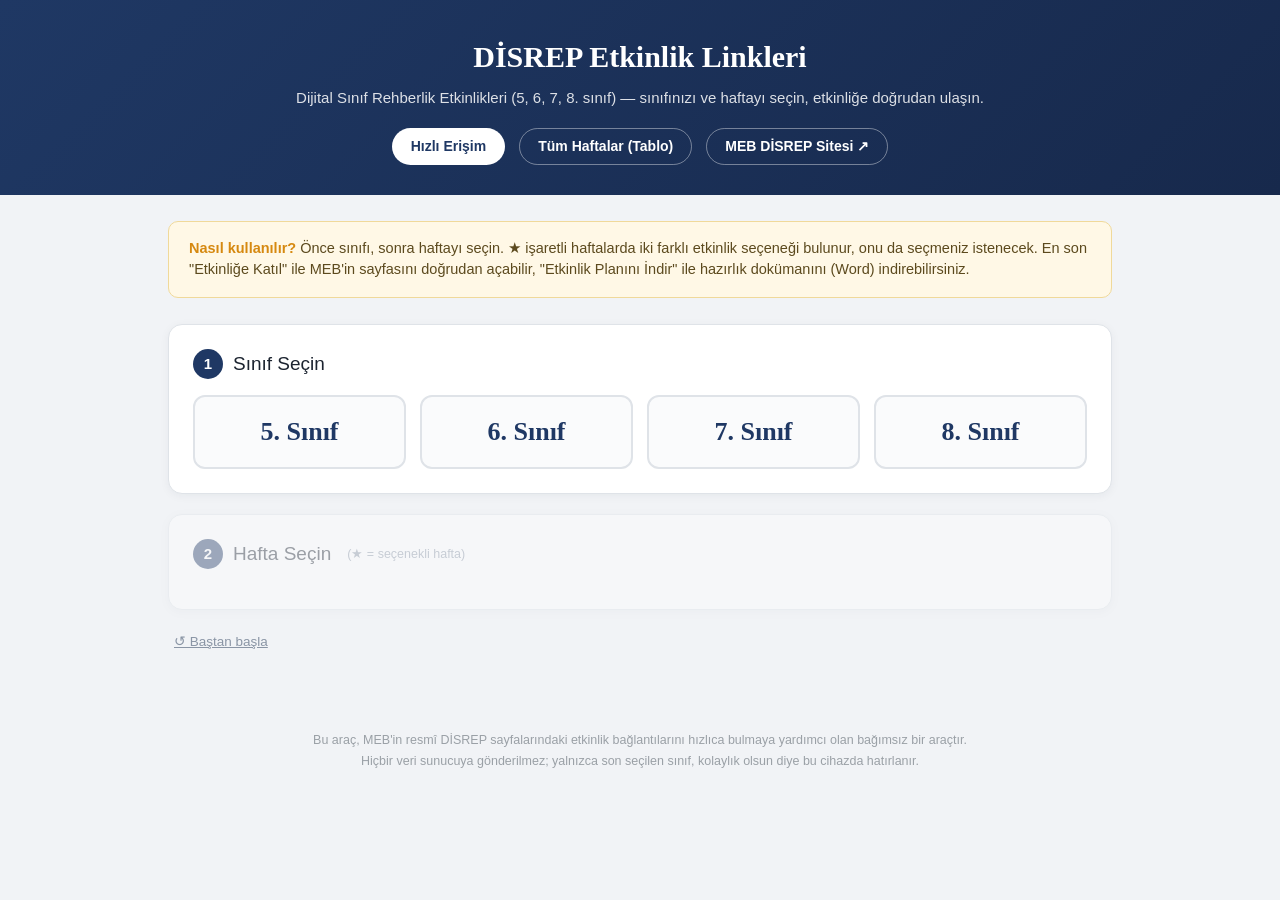
<file: index.html>
<!DOCTYPE html>
<html lang="tr">
<head>
<meta charset="UTF-8">
<meta name="viewport" content="width=device-width, initial-scale=1">
<title>DİSREP Etkinlik Linkleri — Sınıf Rehberlik Etkinlikleri</title>
<link rel="stylesheet" href="assets/style.css">
</head>
<body>

  <div class="hero">
    <h1>DİSREP Etkinlik Linkleri</h1>
    <p>Dijital Sınıf Rehberlik Etkinlikleri (5, 6, 7, 8. sınıf) — sınıfınızı ve haftayı seçin, etkinliğe doğrudan ulaşın.</p>
    <div class="nav-links">
      <a href="index.html" class="current">Hızlı Erişim</a>
      <a href="tablo.html">Tüm Haftalar (Tablo)</a>
      <a href="https://orgm.meb.gov.tr/disrep/ortaokuletkinlik.html" target="_blank" rel="noopener">MEB DİSREP Sitesi ↗</a>
    </div>
  </div>

  <div class="wrap">

    <div class="note-box">
      <b>Nasıl kullanılır?</b> Önce sınıfı, sonra haftayı seçin. ★ işaretli haftalarda iki farklı etkinlik seçeneği bulunur, onu da seçmeniz istenecek. En son "Etkinliğe Katıl" ile MEB'in sayfasını doğrudan açabilir, "Etkinlik Planını İndir" ile hazırlık dokümanını (Word) indirebilirsiniz.
    </div>

    <div class="step">
      <div class="step-title"><span class="step-num">1</span> Sınıf Seçin</div>
      <div class="big-btn-row">
        <button type="button" class="big-btn" data-sinif="5">5. Sınıf</button>
        <button type="button" class="big-btn" data-sinif="6">6. Sınıf</button>
        <button type="button" class="big-btn" data-sinif="7">7. Sınıf</button>
        <button type="button" class="big-btn" data-sinif="8">8. Sınıf</button>
      </div>
    </div>

    <div class="step disabled" id="stepHafta">
      <div class="step-title"><span class="step-num">2</span> Hafta Seçin <span style="font-size:12.5px; color:#8a95a5; font-weight:normal; margin-left:6px;">(★ = seçenekli hafta)</span></div>
      <div class="week-grid" id="weekGrid"></div>
    </div>

    <div class="step" id="stepSecenek" style="display:none;">
      <div class="step-title"><span class="step-num">3</span> Seçenek Belirleyin</div>
      <div class="option-row">
        <button type="button" class="option-btn" data-secenek="1">Seçenek 1</button>
        <button type="button" class="option-btn" data-secenek="2">Seçenek 2</button>
      </div>
    </div>

    <div class="step" id="stepSonuc" style="display:none; border-color:#bfe0c4;">
      <div class="result">
        <div class="result-label">Hazır</div>
        <div class="result-title" id="sonucBaslik"></div>
        <div class="result-date" id="sonucTarih"></div>
        <div class="result-actions">
          <a class="action-btn primary" id="linkOnline" target="_blank" rel="noopener"><span class="ico">🔗</span> Etkinliğe Katıl</a>
          <a class="action-btn secondary" id="linkDocx" target="_blank" rel="noopener"><span class="ico">📄</span> Etkinlik Planını İndir (Word)</a>
        </div>
      </div>
    </div>

    <button type="button" class="reset-link" id="resetBtn">↺ Baştan başla</button>

  </div>

  <footer class="site">
    Bu araç, MEB'in resmî DİSREP sayfalarındaki etkinlik bağlantılarını hızlıca bulmaya yardımcı olan bağımsız bir araçtır.<br>
    Hiçbir veri sunucuya gönderilmez; yalnızca son seçilen sınıf, kolaylık olsun diye bu cihazda hatırlanır.
  </footer>

<script src="assets/data.js"></script>
<script src="assets/app.js"></script>
</body>
</html>
</file>
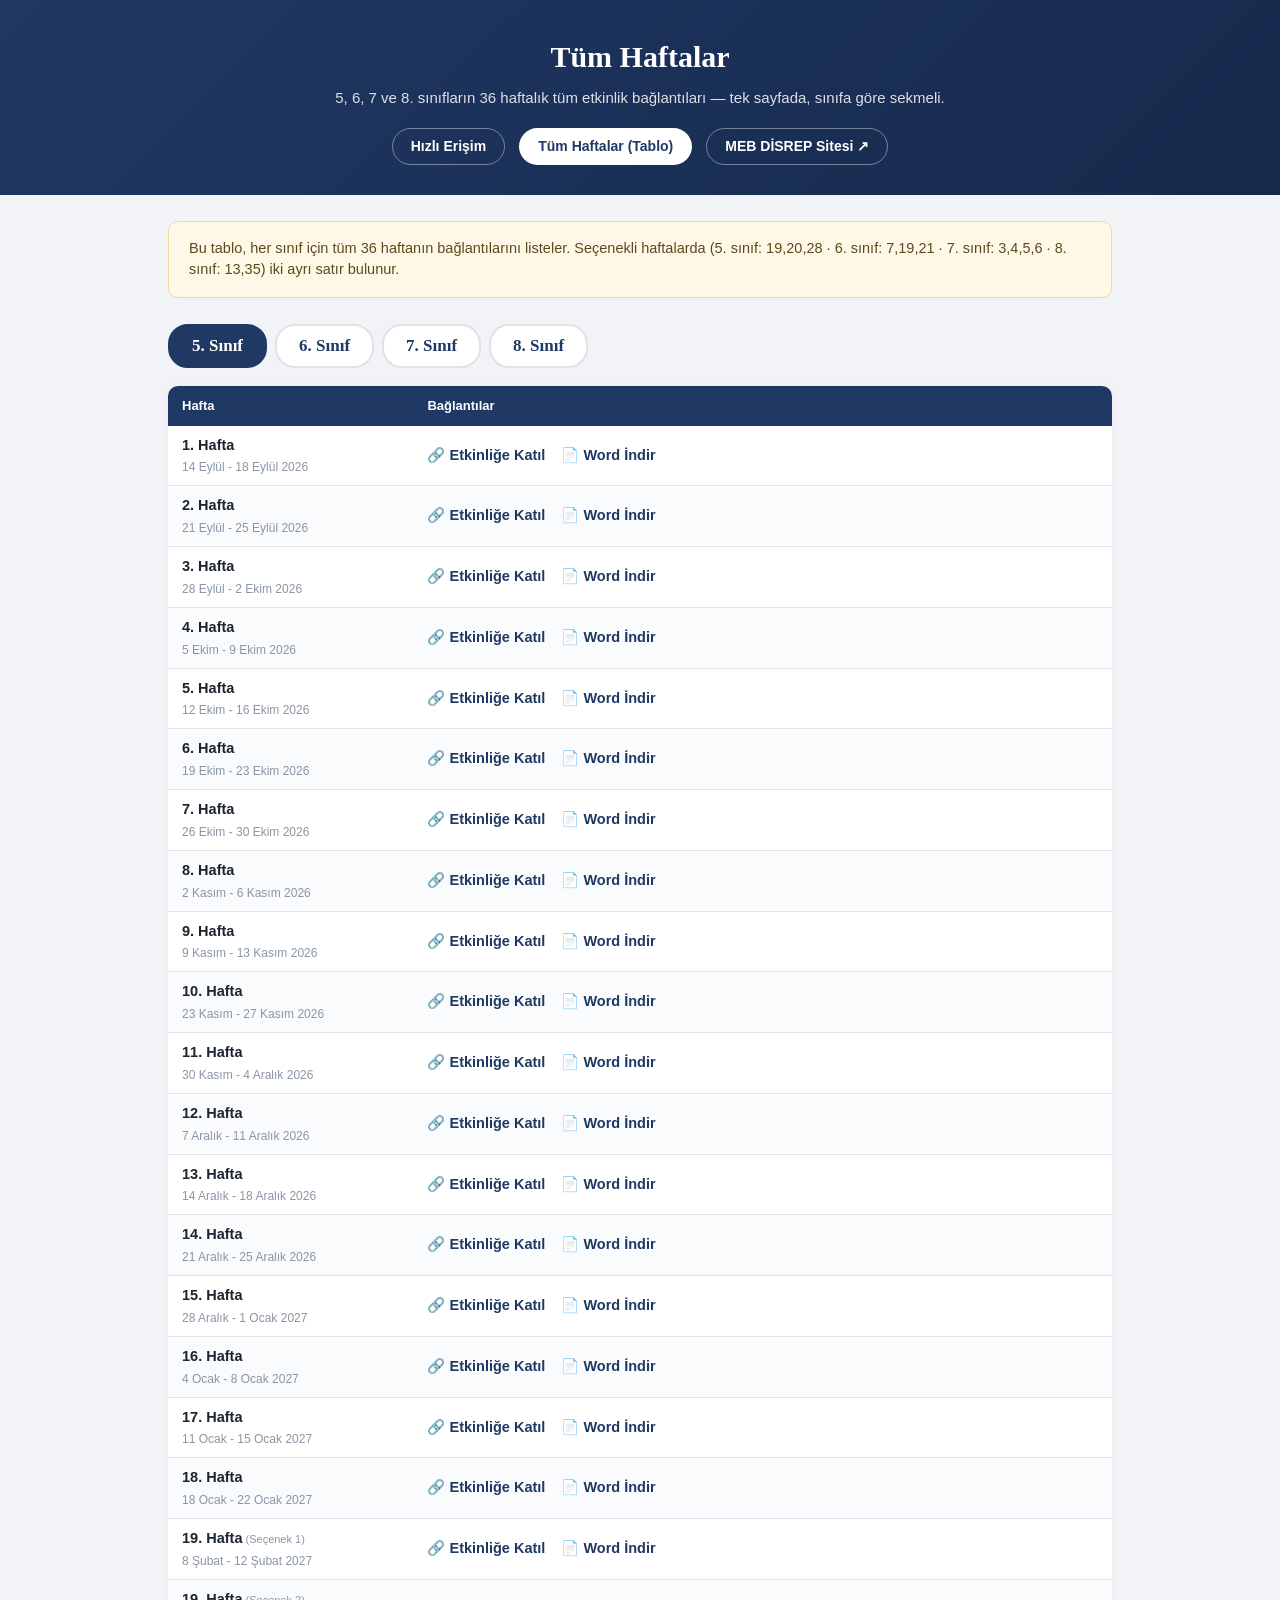
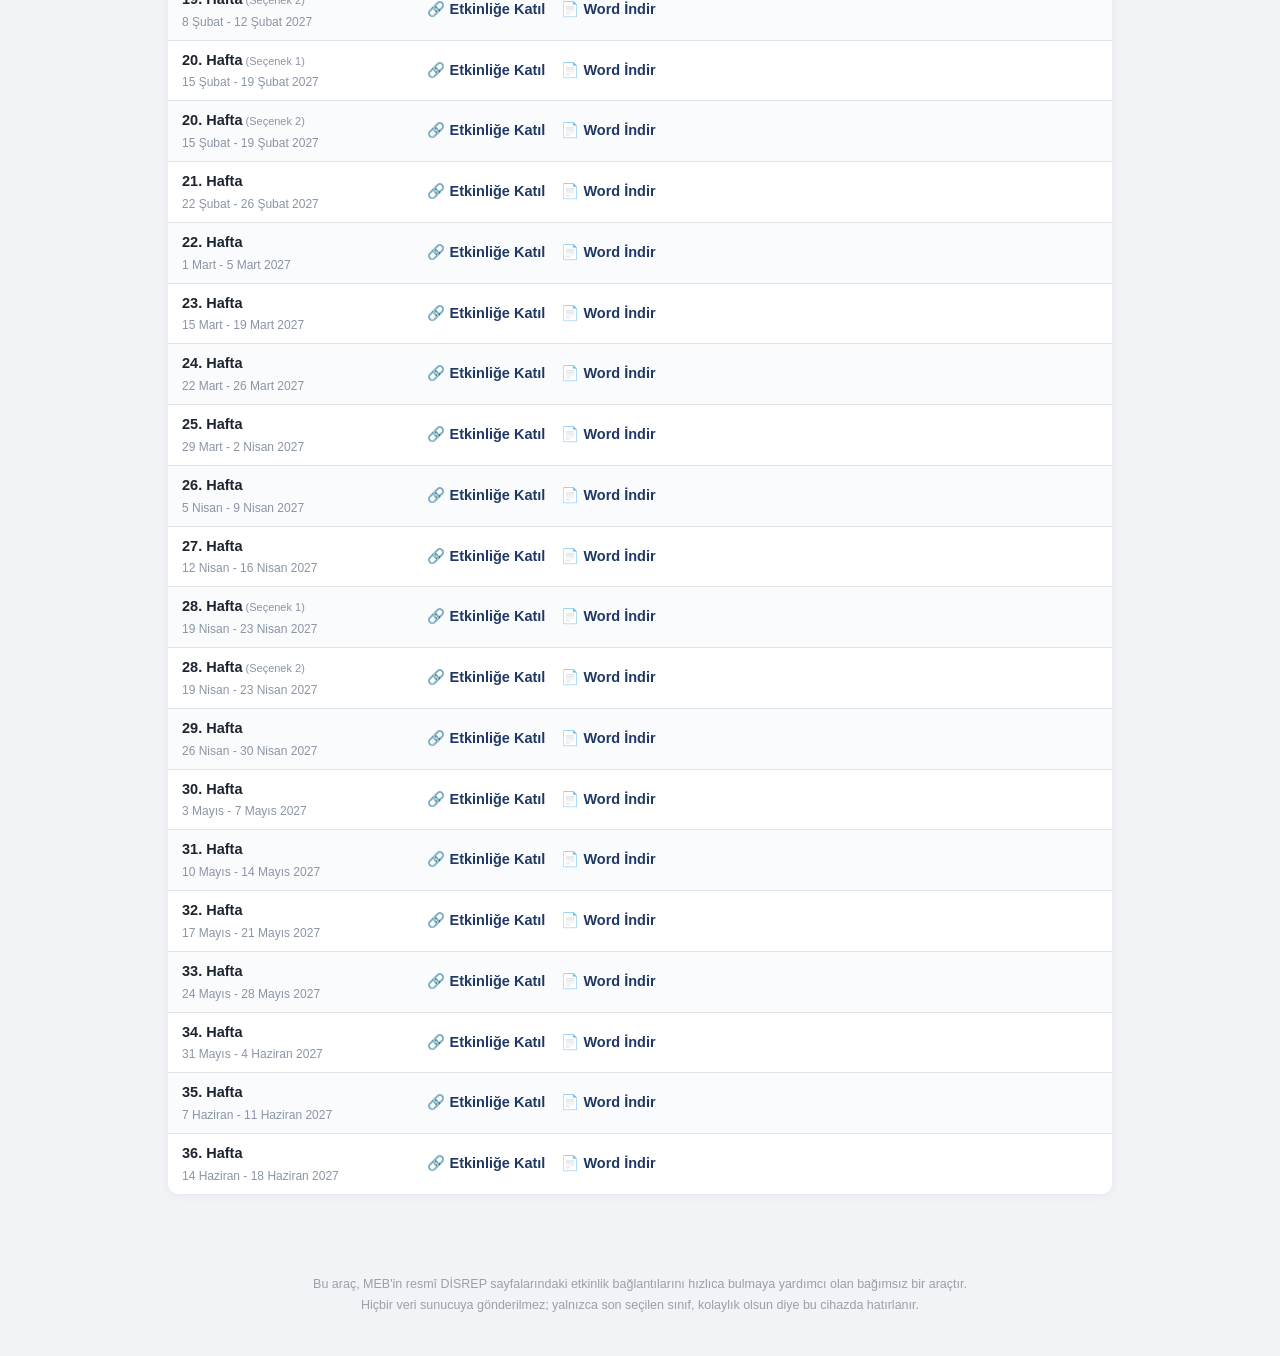
<file: tablo.html>
<!DOCTYPE html>
<html lang="tr">
<head>
<meta charset="UTF-8">
<meta name="viewport" content="width=device-width, initial-scale=1">
<title>Tüm Haftalar — DİSREP Etkinlik Linkleri</title>
<link rel="stylesheet" href="assets/style.css">
</head>
<body>

  <div class="hero">
    <h1>Tüm Haftalar</h1>
    <p>5, 6, 7 ve 8. sınıfların 36 haftalık tüm etkinlik bağlantıları — tek sayfada, sınıfa göre sekmeli.</p>
    <div class="nav-links">
      <a href="index.html">Hızlı Erişim</a>
      <a href="tablo.html" class="current">Tüm Haftalar (Tablo)</a>
      <a href="https://orgm.meb.gov.tr/disrep/ortaokuletkinlik.html" target="_blank" rel="noopener">MEB DİSREP Sitesi ↗</a>
    </div>
  </div>

  <div class="wrap">

    <div class="note-box">
      Bu tablo, her sınıf için tüm 36 haftanın bağlantılarını listeler. Seçenekli haftalarda (5. sınıf: 19,20,28 · 6. sınıf: 7,19,21 · 7. sınıf: 3,4,5,6 · 8. sınıf: 13,35) iki ayrı satır bulunur.
    </div>

    <div class="grade-tabs">
      <button type="button" class="grade-tab" data-sinif="5">5. Sınıf</button>
      <button type="button" class="grade-tab" data-sinif="6">6. Sınıf</button>
      <button type="button" class="grade-tab" data-sinif="7">7. Sınıf</button>
      <button type="button" class="grade-tab" data-sinif="8">8. Sınıf</button>
    </div>

    <table class="ref-table" id="refTable">
      <thead>
        <tr><th style="width:26%">Hafta</th><th>Bağlantılar</th></tr>
      </thead>
    </table>

  </div>

  <footer class="site">
    Bu araç, MEB'in resmî DİSREP sayfalarındaki etkinlik bağlantılarını hızlıca bulmaya yardımcı olan bağımsız bir araçtır.<br>
    Hiçbir veri sunucuya gönderilmez; yalnızca son seçilen sınıf, kolaylık olsun diye bu cihazda hatırlanır.
  </footer>

<script src="assets/data.js"></script>
<script src="assets/tablo.js"></script>
</body>
</html>
</file>
<file: assets/style.css>
:root{
  --navy: #1F3864;
  --navy-2: #17294c;
  --paper: #ffffff;
  --bg: #f1f3f6;
  --line: #dfe3e8;
  --accent-bg: #eef2f8;
  --amber: #D68910;
  --amber-bg: #fff8e6;
  --amber-line: #f0d99a;
  --green: #1E8449;
}
*{ box-sizing:border-box; }
html,body{ margin:0; padding:0; }
body{
  font-family: Arial, Helvetica, sans-serif;
  background: var(--bg);
  color:#1c2430;
  line-height:1.5;
}
h1,h2,h3{ font-family: Georgia, 'Times New Roman', serif; color: var(--navy); margin:0; }

/* ---------------- Üst bant ---------------- */
.hero{
  background: linear-gradient(135deg, var(--navy) 0%, var(--navy-2) 100%);
  color:#fff; text-align:center; padding: 34px 20px 30px;
}
.hero h1{ color:#fff; font-size: 30px; margin-bottom:8px; }
.hero p{ color: rgba(255,255,255,0.85); font-size:15px; max-width:720px; margin: 0 auto; }
.hero .nav-links{ margin-top:18px; display:flex; gap:14px; justify-content:center; flex-wrap:wrap; }
.hero .nav-links a{
  color:#fff; text-decoration:none; font-size:14px; font-weight:700;
  border:1px solid rgba(255,255,255,0.4); border-radius:20px; padding:7px 18px;
  transition: background .15s ease;
}
.hero .nav-links a:hover{ background: rgba(255,255,255,0.15); }
.hero .nav-links a.current{ background:#fff; color:var(--navy); }

.wrap{ max-width: 980px; margin: 0 auto; padding: 26px 18px 50px; }

/* ---------------- Not kutusu ---------------- */
.note-box{
  background: var(--amber-bg); border:1px solid var(--amber-line); border-radius:10px;
  padding: 16px 20px; margin-bottom: 26px; font-size:14.5px; color:#5c4a1e;
}
.note-box b{ color: var(--amber); }

/* ---------------- Adım kartı ---------------- */
.step{
  background: var(--paper); border:1px solid var(--line); border-radius:14px;
  padding: 24px; margin-bottom: 20px; box-shadow: 0 2px 10px rgba(20,30,60,0.05);
}
.step.disabled{ opacity:.4; pointer-events:none; }
.step-title{ font-size:19px; margin-bottom:16px; display:flex; align-items:center; gap:10px; }
.step-num{
  display:inline-flex; align-items:center; justify-content:center;
  width:30px; height:30px; border-radius:50%; background: var(--navy); color:#fff;
  font-family: Arial, sans-serif; font-size:15px; font-weight:700; flex:0 0 auto;
}

/* ---------------- Büyük dokunmatik butonlar (sınıf seçimi) ---------------- */
.big-btn-row{ display:flex; gap:14px; flex-wrap:wrap; }
.big-btn{
  flex: 1 1 100px; min-width:100px; padding: 20px 10px; border-radius:12px;
  border: 2px solid var(--line); background:#fafbfc; cursor:pointer;
  font-family: Georgia, serif; font-size: 26px; font-weight:700; color: var(--navy);
  transition: all .12s ease; text-align:center;
}
.big-btn:hover{ border-color: var(--navy); background: var(--accent-bg); }
.big-btn.active{ background: var(--navy); border-color: var(--navy); color:#fff; }

/* ---------------- Hafta ızgarası ---------------- */
.week-grid{
  display:grid; grid-template-columns: repeat(6, 1fr); gap:9px;
}
@media (max-width: 640px){ .week-grid{ grid-template-columns: repeat(4, 1fr); } }
.week-btn{
  padding: 9px 4px 8px; border-radius:9px; border:2px solid var(--line); background:#fafbfc;
  cursor:pointer; font-family: Arial, sans-serif; color:#33415c;
  transition: all .12s ease; position:relative;
  display:flex; flex-direction:column; align-items:center; gap:2px; line-height:1.15;
}
.week-btn .week-num{ font-size:16px; font-weight:700; }
.week-btn .week-date{ font-size:9.5px; font-weight:400; color:#8a95a5; white-space:nowrap; }
.week-btn.active .week-date{ color: rgba(255,255,255,0.75); }
.week-btn:hover{ border-color: var(--navy); background: var(--accent-bg); }
.week-btn.active{ background: var(--navy); border-color: var(--navy); color:#fff; }
.week-btn.has-option::after{
  content:"★"; position:absolute; top:2px; right:5px; font-size:9px; color: var(--amber);
}
.week-btn.active.has-option::after{ color:#ffe9b0; }

/* ---------------- Seçenek satırı ---------------- */
.option-row{ display:flex; gap:14px; margin-top:4px; }
.option-btn{
  flex:1; padding:16px; border-radius:10px; border:2px solid var(--line); background:#fafbfc;
  cursor:pointer; font-family: Arial, sans-serif; font-size:15.5px; font-weight:700; color:#33415c;
  text-align:center;
}
.option-btn:hover{ border-color: var(--navy); }
.option-btn.active{ background: var(--navy); border-color: var(--navy); color:#fff; }

/* ---------------- Sonuç ---------------- */
.result{
  background: linear-gradient(135deg, #eef4ee 0%, #f3f8f3 100%); border:2px solid #bfe0c4;
  border-radius:14px; padding: 26px; text-align:center; margin-top: 6px;
}
.result .result-label{ font-family: Arial, sans-serif; font-size:13.5px; color:#4b7a55; font-weight:700; text-transform:uppercase; letter-spacing:.5px; margin-bottom:4px; }
.result .result-title{ font-size:22px; color:#215732; margin-bottom:4px; }
.result .result-date{ font-family: Arial, sans-serif; font-size:14px; color:#4b7a55; margin-bottom:18px; }
.result-actions{ display:flex; gap:16px; justify-content:center; flex-wrap:wrap; }
.action-btn{
  display:inline-flex; align-items:center; gap:10px; text-decoration:none;
  padding: 16px 28px; border-radius:12px; font-family: Arial, sans-serif; font-size:17px; font-weight:700;
  transition: transform .1s ease, box-shadow .1s ease;
}
.action-btn:hover{ transform: translateY(-2px); box-shadow: 0 6px 16px rgba(20,30,60,0.14); }
.action-btn.primary{ background: var(--navy); color:#fff; }
.action-btn.secondary{ background:#fff; color: var(--navy); border:2px solid var(--navy); }
.action-btn .ico{ font-size:20px; }

.reset-link{
  display:block; text-align:center; margin-top:22px; font-family:Arial,sans-serif; font-size:13.5px;
  color:#8a95a5; cursor:pointer; text-decoration:underline; background:none; border:none;
}

/* ---------------- Tablo sayfası ---------------- */
.grade-tabs{ display:flex; gap:8px; margin-bottom:18px; flex-wrap:wrap; }
.grade-tab{
  padding:10px 22px; border-radius:20px; border:2px solid var(--line); background:#fff;
  cursor:pointer; font-family:Georgia,serif; font-size:17px; font-weight:700; color:var(--navy);
}
.grade-tab.active{ background:var(--navy); border-color:var(--navy); color:#fff; }
table.ref-table{ width:100%; border-collapse:collapse; background:#fff; border-radius:10px; overflow:hidden; box-shadow:0 2px 10px rgba(20,30,60,0.05); }
table.ref-table th{ background:var(--navy); color:#fff; font-family:Arial,sans-serif; font-size:13px; text-align:left; padding:10px 14px; }
table.ref-table td{ border-bottom:1px solid var(--line); padding:9px 14px; font-size:14.5px; }
table.ref-table tr:last-child td{ border-bottom:none; }
table.ref-table tr:nth-child(even){ background:#fafbfc; }
table.ref-table a{ color:var(--navy); font-weight:700; text-decoration:none; margin-right:16px; white-space:nowrap; }
table.ref-table a:hover{ text-decoration:underline; }
table.ref-table .hafta-cell{ font-weight:700; white-space:nowrap; }
table.ref-table .hafta-tarih{ font-weight:400; font-size:12px; color:#8a95a5; margin-top:2px; }
table.ref-table .opt-tag{ font-size:11px; color:#8a95a5; font-weight:normal; }

footer.site{
  text-align:center; font-size:12.5px; color:#9aa0a6; padding: 30px 16px 40px; line-height:1.7;
}
</file>
